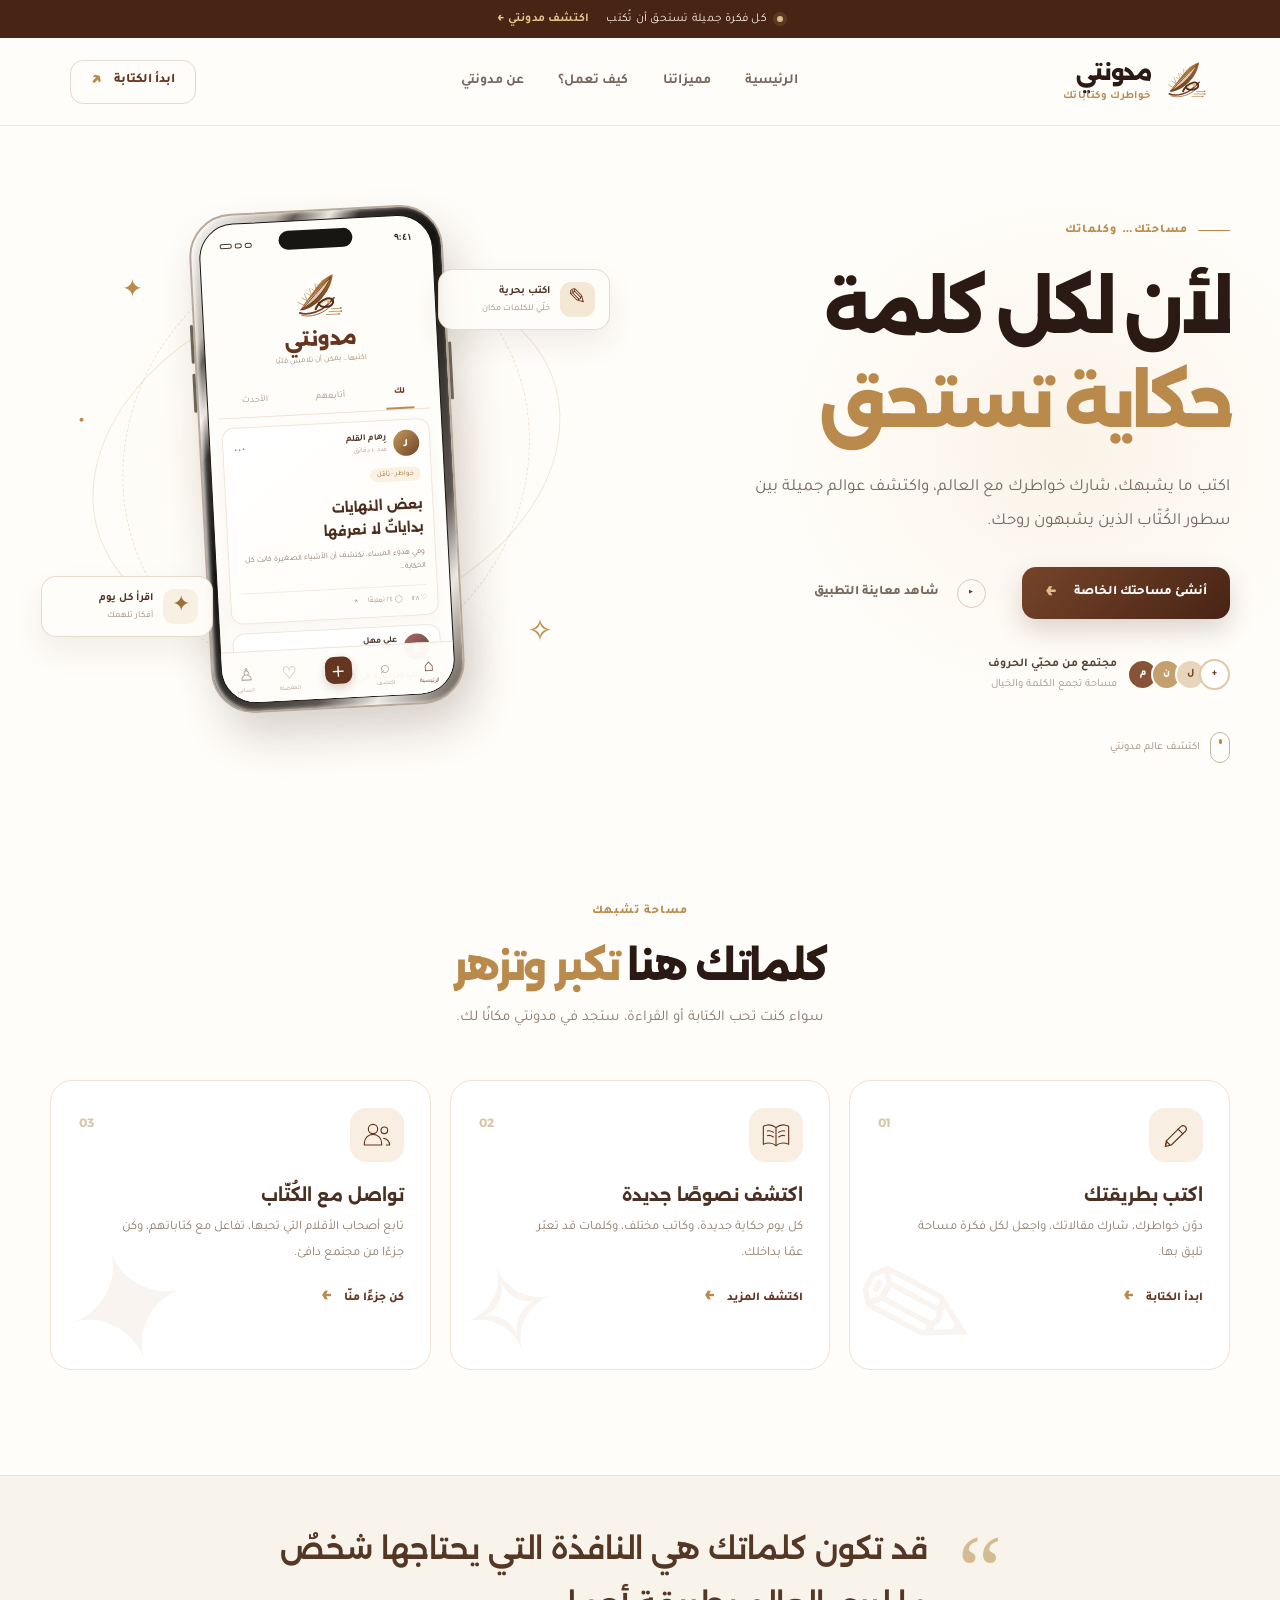
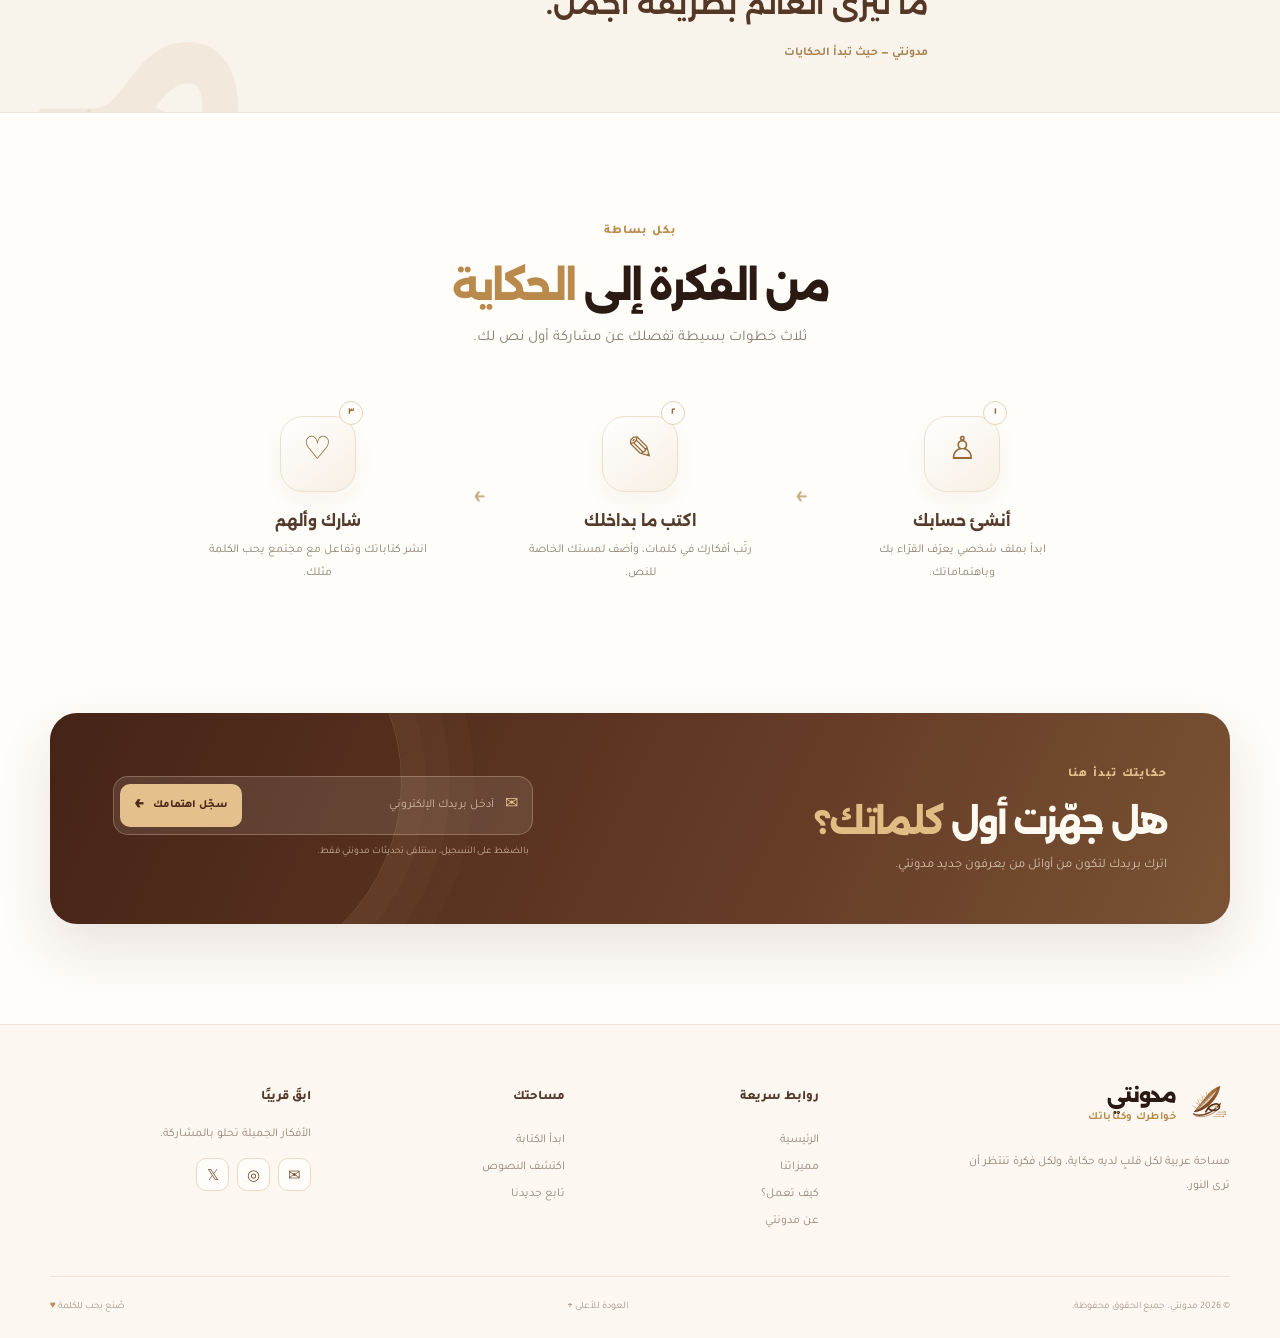
<file: index.html>
<!doctype html>
<html lang="ar" dir="rtl">
<head>
  <meta charset="utf-8">
  <meta name="viewport" content="width=device-width, initial-scale=1">
  <meta name="theme-color" content="#fffdf9">
  <meta name="description" content="مدونتي — مساحتك العربية لكتابة الخواطر والمقالات، ومتابعة الكتّاب واكتشاف نصوص ملهمة كل يوم.">
  <title>مدونتي | خواطرك وكتاباتك</title>
  <link rel="icon" type="image/svg+xml" href="images/logo.svg">
  <link rel="preconnect" href="https://fonts.googleapis.com">
  <link rel="preconnect" href="https://fonts.gstatic.com" crossorigin>
  <link href="https://fonts.googleapis.com/css2?family=Alexandria:wght@400;500;600;700;800&family=Tajawal:wght@400;500;600;700;800&display=swap" rel="stylesheet">
  <link rel="stylesheet" href="css/style.css">
  <script src="js/main.js" defer></script>
</head>
<body>
  <div class="announcement">
    <span class="announcement-dot"></span>
    <span>كل فكرة جميلة تستحق أن تُكتب</span>
    <a href="#features">اكتشف مدونتي <span aria-hidden="true">←</span></a>
  </div>

  <header class="site-header" id="top">
    <a class="brand" href="#top" aria-label="مدونتي - الرئيسية">
      <img src="images/logo.svg" alt="" class="brand-mark">
      <span class="brand-copy"><strong>مدونتي</strong><small>خواطرك وكتاباتك</small></span>
    </a>

    <button class="menu-toggle" type="button" aria-label="فتح القائمة" aria-expanded="false" aria-controls="main-nav">
      <span></span><span></span><span></span>
    </button>

    <nav class="main-nav" id="main-nav" aria-label="القائمة الرئيسية">
      <a class="nav-link active" href="#top">الرئيسية</a>
      <a class="nav-link" href="#features">مميزاتنا</a>
      <a class="nav-link" href="#how-it-works">كيف تعمل؟</a>
      <a class="nav-link" href="#about">عن مدونتي</a>
    </nav>

    <a class="header-cta" href="#join">ابدأ الكتابة <span aria-hidden="true">↗</span></a>
  </header>

  <main>
    <section class="hero section-shell" aria-labelledby="hero-title">
      <div class="hero-copy">
        <div class="eyebrow"><span class="eyebrow-line"></span> مساحتك… وكلماتك</div>
        <h1 id="hero-title">لأن لكل كلمة<br> <span>حكاية تستحق</span></h1>
        <p class="hero-description">اكتب ما يشبهك، شارك خواطرك مع العالم، واكتشف عوالم جميلة بين سطور الكُتّاب الذين يشبهون روحك.</p>
        <div class="hero-actions">
          <a class="button button-primary" href="#join">أنشئ مساحتك الخاصة <span aria-hidden="true">←</span></a>
          <button class="button button-quiet" type="button" data-open-preview><span class="play-icon" aria-hidden="true">▶</span> شاهد معاينة التطبيق</button>
        </div>
        <div class="hero-proof">
          <div class="proof-avatars" aria-hidden="true"><span>م</span><span>ن</span><span>ل</span><span>+</span></div>
          <div><strong>مجتمع من محبّي الحروف</strong><small>مساحة تجمع الكلمة والخيال</small></div>
        </div>
      </div>

      <div class="hero-art" aria-label="معاينة تطبيق مدونتي على الهاتف">
        <div class="art-glow"></div>
        <div class="orbit orbit-one"></div>
        <div class="orbit orbit-two"></div>
        <div class="floating-note note-top"><span class="mini-note-icon">✎</span><span><strong>اكتب بحرية</strong><small>خلّي للكلمات مكان</small></span></div>
        <div class="floating-note note-bottom"><span class="mini-book-icon">✦</span><span><strong>اقرأ كل يوم</strong><small>أفكار تلهمك</small></span></div>
        <div class="phone-shadow"></div>
        <div class="phone-frame">
          <div class="phone-side side-left"></div><div class="phone-side side-right"></div>
          <div class="phone-screen">
            <div class="phone-status"><span>٩:٤١</span><span class="status-icons"><i></i><i></i><i></i></span></div>
            <div class="phone-island"></div>
            <div class="phone-app-head">
              <img src="images/logo.svg" alt="" class="phone-logo">
              <strong>مدونتي</strong>
              <small>اكتبها… يمكن أن تلامس قلبًا</small>
            </div>
            <div class="phone-tabs"><span class="selected">لك</span><span>أتابعهم</span><span>الأحدث</span></div>
            <article class="post-card post-featured">
              <div class="post-author"><span class="author-avatar avatar-gold">ر</span><span><b>رِهام القلم</b><small>منذ ١٠ دقائق</small></span><span class="post-more">•••</span></div>
              <span class="post-category">خواطر · تأمّل</span>
              <h3>بعض النهايات<br>بداياتٌ لا نعرفها</h3>
              <p>وفي هدوء المساء، نكتشف أن الأشياء الصغيرة كانت كل الحكاية…</p>
              <div class="post-meta"><span>♡ ١٢٨</span><span>◯ ٢٤ تعليقًا</span><span>↗</span></div>
            </article>
            <article class="post-card post-secondary">
              <div class="post-author"><span class="author-avatar avatar-rose">ع</span><span><b>على مهل</b><small>منذ ساعة</small></span></div>
              <h4>للقلب طريقته في التذكّر.</h4>
              <div class="post-meta"><span>♡ ٤٦</span><span>◯ ٨</span></div>
            </article>
            <div class="phone-bottom-nav"><span class="bottom-active">⌂<small>الرئيسية</small></span><span>⌕<small>اكتشف</small></span><span class="add-post">＋</span><span>♡<small>المفضلة</small></span><span>♙<small>حسابي</small></span></div>
          </div>
        </div>
        <div class="decor-spark spark-one">✦</div><div class="decor-spark spark-two">✧</div><div class="decor-spark spark-three">·</div>
      </div>

      <a class="scroll-cue" href="#features"><span></span> اكتشف عالم مدونتي</a>
    </section>

    <section class="features section-shell" id="features" aria-labelledby="features-title">
      <div class="section-heading">
        <span class="section-kicker">مساحة تشبهك</span>
        <h2 id="features-title">كلماتك هنا <span>تكبر وتزهر</span></h2>
        <p>سواء كنت تحب الكتابة أو القراءة، ستجد في مدونتي مكانًا لك.</p>
      </div>
      <div class="feature-grid">
        <article class="feature-card feature-write">
          <div class="feature-icon"><svg viewBox="0 0 48 48" aria-hidden="true"><path d="M10 32.5 31.5 11a5 5 0 0 1 7 7L17 39l-9 2z"/><path d="m27 15 7 7M9 33l6 6M8 41l2-8"/></svg></div>
          <span class="feature-number">01</span><h3>اكتب بطريقتك</h3><p>دوّن خواطرك، شارك مقالاتك، واجعل لكل فكرة مساحة تليق بها.</p>
          <a href="#join" aria-label="ابدأ الكتابة">ابدأ الكتابة <span aria-hidden="true">←</span></a>
          <span class="card-decoration decoration-pen">✎</span>
        </article>
        <article class="feature-card feature-read">
          <div class="feature-icon"><svg viewBox="0 0 48 48" aria-hidden="true"><path d="M24 13c-6-5-13-5-19-2v27c7-3 13-3 19 2 6-5 12-5 19-2V11c-6-3-13-3-19 2Z"/><path d="M24 13v27M11 18c3-1 6 0 9 2M11 25c3-1 6 0 9 2M37 18c-3-1-6 0-9 2M37 25c-3-1-6 0-9 2"/></svg></div>
          <span class="feature-number">02</span><h3>اكتشف نصوصًا جديدة</h3><p>كل يوم حكاية جديدة، وكاتب مختلف، وكلمات قد تعبّر عمّا بداخلك.</p>
          <a href="#how-it-works" aria-label="اكتشف كيف تعمل مدونتي">اكتشف المزيد <span aria-hidden="true">←</span></a>
          <span class="card-decoration decoration-book">✧</span>
        </article>
        <article class="feature-card feature-community">
          <div class="feature-icon"><svg viewBox="0 0 48 48" aria-hidden="true"><circle cx="18" cy="15" r="7"/><path d="M5 39v-3a13 13 0 0 1 26 0v3Z"/><circle cx="35" cy="17" r="5"/><path d="M34 29a10 10 0 0 1 9 10h-5"/></svg></div>
          <span class="feature-number">03</span><h3>تواصل مع الكُتّاب</h3><p>تابع أصحاب الأقلام التي تحبها، تفاعل مع كتاباتهم، وكن جزءًا من مجتمع دافئ.</p>
          <a href="#join" aria-label="انضم إلى المجتمع">كن جزءًا منّا <span aria-hidden="true">←</span></a>
          <span class="card-decoration decoration-spark">✦</span>
        </article>
      </div>
    </section>

    <section class="quote-band" id="about">
      <div class="quote-inner section-shell">
        <div class="quote-mark">“</div>
        <div class="quote-content"><p>قد تكون كلماتك هي النافذة التي يحتاجها شخصٌ ما ليرى العالم بطريقة أجمل.</p><span>مدونتي — حيث تبدأ الحكايات</span></div>
        <div class="quote-flourish" aria-hidden="true">مـ</div>
      </div>
    </section>

    <section class="how-section section-shell" id="how-it-works" aria-labelledby="how-title">
      <div class="section-heading">
        <span class="section-kicker">بكل بساطة</span>
        <h2 id="how-title">من الفكرة إلى <span>الحكاية</span></h2>
        <p>ثلاث خطوات بسيطة تفصلك عن مشاركة أول نص لك.</p>
      </div>
      <div class="steps-grid">
        <div class="step"><span class="step-count">١</span><div class="step-icon">♙</div><h3>أنشئ حسابك</h3><p>ابدأ بملف شخصي يعرّف القرّاء بك وباهتماماتك.</p></div>
        <div class="step-connector" aria-hidden="true">←</div>
        <div class="step"><span class="step-count">٢</span><div class="step-icon">✎</div><h3>اكتب ما بداخلك</h3><p>رتّب أفكارك في كلمات، وأضف لمستك الخاصة للنص.</p></div>
        <div class="step-connector" aria-hidden="true">←</div>
        <div class="step"><span class="step-count">٣</span><div class="step-icon">♡</div><h3>شارك وألهم</h3><p>انشر كتاباتك وتفاعل مع مجتمع يحب الكلمة مثلك.</p></div>
      </div>
    </section>

    <section class="join-section section-shell" id="join" aria-labelledby="join-title">
      <div class="join-card">
        <div class="join-pattern" aria-hidden="true"></div>
        <div class="join-copy">
          <span class="section-kicker">حكايتك تبدأ هنا</span>
          <h2 id="join-title">هل جهّزت أول <span>كلماتك؟</span></h2>
          <p>اترك بريدك لتكون من أوائل من يعرفون جديد مدونتي.</p>
        </div>
        <form class="join-form" id="join-form" novalidate>
          <label class="visually-hidden" for="email-input">بريدك الإلكتروني</label>
          <div class="email-field"><span aria-hidden="true">✉</span><input id="email-input" name="email" type="email" placeholder="أدخل بريدك الإلكتروني" autocomplete="email" required><button type="submit">سجّل اهتمامك <span aria-hidden="true">←</span></button></div>
          <p class="form-note">بالضغط على التسجيل، ستتلقى تحديثات مدونتي فقط.</p>
        </form>
      </div>
    </section>
  </main>

  <footer class="site-footer">
    <div class="footer-main section-shell">
      <div class="footer-brand-block">
        <a class="brand footer-brand" href="#top"><img src="images/logo.svg" alt="" class="brand-mark"><span class="brand-copy"><strong>مدونتي</strong><small>خواطرك وكتاباتك</small></span></a>
        <p>مساحة عربية لكل قلبٍ لديه حكاية، ولكل فكرة تنتظر أن ترى النور.</p>
      </div>
      <div class="footer-links"><h3>روابط سريعة</h3><a href="#top">الرئيسية</a><a href="#features">مميزاتنا</a><a href="#how-it-works">كيف تعمل؟</a><a href="#about">عن مدونتي</a></div>
      <div class="footer-links"><h3>مساحتك</h3><a href="#join">ابدأ الكتابة</a><a href="#features">اكتشف النصوص</a><a href="#join">تابع جديدنا</a></div>
      <div class="footer-social"><h3>ابقَ قريبًا</h3><p>الأفكار الجميلة تحلو بالمشاركة.</p><div class="social-links"><a href="#join" aria-label="البريد الإلكتروني">✉</a><a href="#join" aria-label="انستغرام">◎</a><a href="#join" aria-label="إكس">𝕏</a></div></div>
    </div>
    <div class="footer-bottom section-shell"><span>© <span id="current-year">2026</span> مدونتي. جميع الحقوق محفوظة.</span><a href="#top">العودة للأعلى ↑</a><span class="footer-made">صُنع بحب للكلمة <b>♥</b></span></div>
  </footer>

  <div class="toast" id="toast" role="status" aria-live="polite"><span class="toast-check">✓</span><span id="toast-message">تم بنجاح</span></div>

  <dialog class="preview-dialog" id="preview-dialog" aria-labelledby="preview-title">
    <button class="dialog-close" type="button" aria-label="إغلاق المعاينة" data-close-preview>×</button>
    <img src="images/logo.svg" alt="" class="dialog-logo">
    <span class="section-kicker">قريبًا بين يديك</span>
    <h2 id="preview-title">مدونتي في جيبك</h2>
    <p>اكتب خواطرك، تابع الكُتّاب، واحفظ النصوص التي تحبها في تجربة عربية أنيقة.</p>
    <div class="dialog-feature-list"><span>✦ مساحة للكتابة</span><span>✦ مكتبة نصوص متجددة</span><span>✦ مجتمع محب للكلمات</span></div>
    <a href="#join" class="button button-primary dialog-join" data-close-preview-link>أخبرني عند الإطلاق <span aria-hidden="true">←</span></a>
  </dialog>
</body>
</html>
</file>
<file: css/style.css>
:root {
  --ink: #2b1a14;
  --ink-soft: #5f4b40;
  --brown: #64351f;
  --brown-deep: #482415;
  --gold: #b98a4c;
  --gold-light: #ddbd87;
  --cream: #fffdf9;
  --paper: #f8f3eb;
  --line: #e8ddd0;
  --white: #fff;
  --shadow: 0 28px 80px rgba(72, 36, 21, .12);
  --radius: 26px;
}

* { box-sizing: border-box; }
html { scroll-behavior: smooth; scroll-padding-top: 100px; }
body { margin: 0; color: var(--ink); background: var(--cream); font-family: "Tajawal", "Alexandria", Tahoma, sans-serif; font-size: 16px; line-height: 1.75; -webkit-font-smoothing: antialiased; }
a { color: inherit; text-decoration: none; }
button, input { font: inherit; }
button, a { -webkit-tap-highlight-color: transparent; }
button:focus-visible, a:focus-visible, input:focus-visible { outline: 3px solid rgba(185, 138, 76, .62); outline-offset: 4px; }
::selection { color: var(--white); background: var(--brown); }

.announcement { min-height: 38px; padding: 5px 24px; display: flex; justify-content: center; align-items: center; gap: 10px; color: #f9efe3; background: var(--brown-deep); font-size: 12px; letter-spacing: .02em; }
.announcement a { color: #e6c48f; margin-right: 7px; font-weight: 700; transition: color .2s ease; }
.announcement a:hover { color: white; }
.announcement-dot { width: 6px; height: 6px; border-radius: 50%; background: var(--gold-light); box-shadow: 0 0 0 4px rgba(221, 189, 135, .13); }

.site-header { position: sticky; top: 0; z-index: 50; min-height: 88px; padding: 0 clamp(22px, 5.5vw, 88px); display: flex; align-items: center; justify-content: space-between; gap: 30px; background: rgba(255, 253, 249, .93); border-bottom: 1px solid rgba(232, 221, 208, .68); backdrop-filter: blur(18px); }
.brand { display: inline-flex; align-items: center; gap: 11px; flex-shrink: 0; }
.brand-mark { width: 48px; height: 48px; object-fit: contain; }
.brand-copy { display: flex; flex-direction: column; line-height: 1.23; }
.brand-copy strong { font-family: "Alexandria", "Tajawal", sans-serif; font-size: 22px; font-weight: 800; letter-spacing: -.06em; }
.brand-copy small { margin-top: 4px; color: var(--gold); font-size: 11px; font-weight: 700; letter-spacing: .035em; }
.main-nav { display: flex; align-items: center; justify-content: center; gap: clamp(16px, 2.7vw, 38px); }
.nav-link { position: relative; padding: 12px 0; color: #75655a; font-size: 14px; font-weight: 600; transition: color .2s ease; }
.nav-link::after { position: absolute; content: ""; right: 0; bottom: 4px; width: 0; height: 2px; background: var(--gold); border-radius: 9px; transition: width .25s ease; }
.nav-link:hover, .nav-link.active { color: var(--brown); }
.nav-link:hover::after, .nav-link.active::after { width: 22px; }
.header-cta { display: inline-flex; align-items: center; justify-content: center; gap: 12px; min-height: 44px; padding: 0 20px; border: 1px solid rgba(100, 53, 31, .18); border-radius: 13px; color: var(--brown); font-size: 13px; font-weight: 800; transition: background .2s, color .2s, transform .2s; }
.header-cta:hover { transform: translateY(-2px); color: #fff; background: var(--brown); }
.header-cta span { color: var(--gold); font-size: 18px; }
.menu-toggle { display: none; }

.section-shell { width: min(1180px, calc(100% - 56px)); margin-inline: auto; }
.hero { position: relative; min-height: 665px; padding-top: 76px; padding-bottom: 76px; display: grid; grid-template-columns: 1.04fr .96fr; align-items: center; gap: 28px; isolation: isolate; }
.hero::before { position: absolute; z-index: -2; content: ""; width: 48%; height: 75%; right: -10%; top: 11%; border-radius: 50%; background: radial-gradient(ellipse, rgba(235, 213, 180, .25), rgba(255, 253, 249, 0) 70%); }
.hero-copy { position: relative; z-index: 2; padding: 12px 0 20px; }
.eyebrow, .section-kicker { display: inline-flex; align-items: center; gap: 10px; color: var(--gold); font-size: 12px; font-weight: 800; letter-spacing: .1em; }
.eyebrow { margin-bottom: 21px; }
.eyebrow-line { display: inline-block; width: 32px; height: 1px; background: var(--gold); }
.hero h1 { margin: 0; color: var(--ink); font-family: "Alexandria", "Tajawal", sans-serif; font-size: clamp(42px, 5.3vw, 70px); line-height: 1.39; font-weight: 800; letter-spacing: -.07em; }
.hero h1 span, .section-heading h2 span, .join-copy h2 span { color: var(--gold); }
.hero-description { max-width: 485px; margin: 21px 0 28px; color: #77675c; font-size: clamp(15px, 1.5vw, 17px); line-height: 2; }
.hero-actions { display: flex; flex-wrap: wrap; align-items: center; gap: 13px; }
.button { min-height: 52px; display: inline-flex; align-items: center; justify-content: center; gap: 18px; padding: 0 23px; border: 0; border-radius: 14px; cursor: pointer; font-weight: 800; font-size: 13px; transition: transform .25s ease, box-shadow .25s ease, background .25s ease; }
.button:hover { transform: translateY(-3px); }
.button-primary { color: #fffdf9; background: linear-gradient(135deg, #76442a, #482415); box-shadow: 0 11px 26px rgba(72, 36, 21, .18); }
.button-primary:hover { box-shadow: 0 16px 34px rgba(72, 36, 21, .25); }
.button-primary > span { color: var(--gold-light); font-size: 19px; }
.button-quiet { color: #79685c; background: transparent; }
.button-quiet:hover { background: #f5eee4; }
.play-icon { width: 29px; height: 29px; display: grid; place-items: center; padding-right: 2px; border: 1px solid #dbcab4; border-radius: 50%; color: var(--brown); font-size: 9px; }
.hero-proof { display: flex; align-items: center; gap: 13px; margin-top: 35px; }
.proof-avatars { display: flex; align-items: center; direction: ltr; padding-left: 4px; }
.proof-avatars span { width: 31px; height: 31px; display: grid; place-items: center; margin-left: -7px; border: 2px solid var(--cream); border-radius: 50%; color: #fff; background: #865337; font-size: 10px; font-weight: 800; }
.proof-avatars span:nth-child(2) { background: #c5a06f; }
.proof-avatars span:nth-child(3) { color: #75462b; background: #e8d5bc; }
.proof-avatars span:nth-child(4) { color: var(--brown); background: #fff; border-color: #dfc8a6; }
.hero-proof strong, .hero-proof small { display: block; }
.hero-proof strong { color: #534136; font-size: 12px; }
.hero-proof small { color: #a09285; font-size: 11px; }

.hero-art { position: relative; min-height: 505px; display: grid; place-items: center; isolation: isolate; }
.art-glow { position: absolute; z-index: -3; width: 78%; aspect-ratio: 1; border-radius: 50%; background: radial-gradient(circle, rgba(232, 211, 176, .39), rgba(250, 244, 232, .16) 52%, transparent 72%); }
.orbit { position: absolute; z-index: -2; border: 1px solid rgba(185, 138, 76, .2); border-radius: 50%; transform: rotate(-19deg); }
.orbit-one { width: 87%; height: 67%; }
.orbit-two { width: 72%; height: 87%; transform: rotate(28deg); border-style: dashed; border-color: rgba(185, 138, 76, .23); }
.phone-shadow { position: absolute; width: 48%; height: 8%; left: 28%; bottom: 8%; border-radius: 50%; background: rgba(61, 34, 22, .16); filter: blur(22px); }
.phone-frame { position: relative; z-index: 2; width: 254px; height: 500px; padding: 8px; border: 2px solid #b7a99b; border-radius: 43px; background: linear-gradient(125deg, #fff, #bbb1a6 15%, #615a54 18%, #ede7e0 24%, #38322f 29%, #151311 44%, #5c554f 75%, #eee9e3 85%, #534a43); box-shadow: 10px 25px 43px rgba(69, 44, 30, .2), inset 2px 0 4px rgba(255,255,255,.85); transform: rotate(-3deg); }
.phone-side { position: absolute; width: 3px; border-radius: 4px; background: #6e6359; }
.side-left { height: 39px; left: -5px; top: 107px; box-shadow: 0 49px 0 #6e6359; }
.side-right { height: 58px; right: -5px; top: 137px; }
.phone-screen { position: relative; height: 100%; overflow: hidden; padding: 13px 12px 10px; border: 1px solid #171514; border-radius: 35px; background: #fffdf9; }
.phone-status { display: flex; justify-content: space-between; align-items: center; padding: 1px 8px 0; color: #2c2520; font-family: Arial, sans-serif; font-size: 9px; font-weight: 700; }
.status-icons { display: flex; gap: 3px; align-items: center; }
.status-icons i { display: block; width: 7px; height: 5px; border: 1px solid #43372d; border-radius: 2px; }
.status-icons i:last-child { width: 12px; border-radius: 2px; }
.phone-island { position: absolute; top: 9px; left: 50%; width: 74px; height: 19px; border-radius: 14px; background: #171615; transform: translateX(-50%); }
.phone-app-head { display: flex; flex-direction: column; align-items: center; margin-top: 20px; line-height: 1.35; }
.phone-logo { width: 56px; height: 56px; }
.phone-app-head strong { margin-top: 0; color: var(--brown); font-family: "Alexandria", "Tajawal", sans-serif; font-size: 19px; font-weight: 800; }
.phone-app-head small { margin-top: 4px; color: #a08a76; font-size: 8px; }
.phone-tabs { display: flex; align-items: center; justify-content: space-around; margin: 15px -2px 9px; border-bottom: 1px solid #eee3d6; color: #a18e7c; font-size: 9px; }
.phone-tabs span { padding: 7px 8px; }
.phone-tabs .selected { color: var(--brown); border-bottom: 2px solid var(--gold); font-weight: 800; }
.post-card { position: relative; padding: 10px; border: 1px solid #f0e6da; border-radius: 12px; background: #fff; box-shadow: 0 4px 12px rgba(75, 46, 29, .035); }
.post-featured { background: linear-gradient(145deg, #fff 0%, #fffdf8 100%); }
.post-author { display: flex; align-items: center; gap: 7px; }
.author-avatar { width: 26px; height: 26px; display: grid; place-items: center; flex-shrink: 0; border-radius: 50%; color: #fff; font-size: 11px; font-weight: 800; }
.avatar-gold { background: linear-gradient(135deg, #c29a5c, #6f4228); }
.avatar-rose { background: linear-gradient(135deg, #a96b65, #633d3a); }
.post-author b, .post-author small { display: block; }
.post-author b { color: #4c3529; font-size: 9px; line-height: 1.4; }
.post-author small { color: #b0a194; font-size: 7px; }
.post-more { margin-right: auto; color: #9a8a7c; font-size: 12px; letter-spacing: 1px; }
.post-category { display: inline-block; margin-top: 11px; padding: 1px 7px; border-radius: 20px; color: #9c713a; background: #faf1e2; font-size: 7px; }
.post-card h3 { margin: 6px 0; color: #4c2c1d; font-family: "Alexandria", "Tajawal", sans-serif; font-size: 13px; line-height: 1.8; font-weight: 700; }
.post-card p { margin: 0; color: #8c796a; font-size: 8px; line-height: 1.8; }
.post-meta { display: flex; gap: 10px; align-items: center; margin-top: 10px; padding-top: 7px; border-top: 1px solid #f4ece3; color: #a18f7e; font-size: 7px; }
.post-secondary { margin-top: 9px; padding: 8px 10px; }
.post-secondary h4 { margin: 8px 0 0; color: #624b3b; font-size: 10px; }
.post-secondary .post-meta { margin-top: 7px; }
.phone-bottom-nav { position: absolute; right: 0; bottom: 0; left: 0; display: flex; align-items: center; justify-content: space-around; min-height: 51px; padding: 5px 3px 1px; border-top: 1px solid #eee4d9; background: rgba(255,253,249,.97); color: #ad9c8b; }
.phone-bottom-nav > span { display: flex; flex-direction: column; align-items: center; font-family: Arial, sans-serif; font-size: 17px; line-height: 1; }
.phone-bottom-nav small { margin-top: 4px; font-family: "Tajawal", sans-serif; font-size: 6px; }
.phone-bottom-nav .bottom-active { color: var(--brown); }
.phone-bottom-nav .add-post { width: 27px; height: 27px; display: grid; place-items: center; margin-top: -9px; border-radius: 9px; color: #fff; background: var(--brown); font-size: 21px; box-shadow: 0 4px 10px rgba(72,36,21,.2); }
.floating-note { position: absolute; z-index: 4; display: flex; align-items: center; gap: 10px; min-width: 172px; padding: 12px 14px; border: 1px solid rgba(223, 206, 183, .75); border-radius: 15px; background: rgba(255, 253, 249, .93); box-shadow: 0 14px 30px rgba(75, 46, 29, .08); backdrop-filter: blur(10px); }
.floating-note strong, .floating-note small { display: block; }
.floating-note strong { color: #4d3021; font-size: 11px; }
.floating-note small { color: #9b8979; font-size: 9px; }
.note-top { top: 63px; right: -7px; }
.note-bottom { bottom: 74px; left: -9px; }
.mini-note-icon, .mini-book-icon { width: 35px; height: 35px; display: grid; place-items: center; border-radius: 11px; color: var(--brown); background: #f4e7d3; font-size: 22px; }
.mini-book-icon { color: #9b703d; background: #f8f0e2; }
.decor-spark { position: absolute; color: var(--gold); }
.spark-one { top: 66px; left: 13%; font-size: 25px; }
.spark-two { right: 9%; bottom: 47px; font-size: 31px; }
.spark-three { top: 37%; left: 5%; font-size: 40px; }
.scroll-cue { position: absolute; right: 0; bottom: 28px; display: inline-flex; align-items: center; gap: 10px; color: #9b8b7c; font-size: 11px; }
.scroll-cue span { width: 20px; height: 31px; display: inline-block; border: 1px solid #c9b49a; border-radius: 12px; }
.scroll-cue span::before { display: block; content: ""; width: 3px; height: 5px; margin: 6px auto; border-radius: 4px; background: var(--gold); animation: scroll-wheel 1.5s ease-in-out infinite; }
@keyframes scroll-wheel { 0%, 100% { transform: translateY(0); opacity: 1; } 70% { transform: translateY(6px); opacity: .25; } }

.features { padding-top: 106px; padding-bottom: 105px; }
.section-heading { max-width: 600px; margin: 0 auto 48px; text-align: center; }
.section-heading h2, .join-copy h2 { margin: 10px 0 8px; font-family: "Alexandria", "Tajawal", sans-serif; font-size: clamp(27px, 3.1vw, 39px); line-height: 1.6; font-weight: 800; letter-spacing: -.055em; }
.section-heading p { margin: 0; color: #8b7b6e; font-size: 15px; }
.feature-grid { display: grid; grid-template-columns: repeat(3, minmax(0, 1fr)); gap: 19px; }
.feature-card { position: relative; min-height: 290px; overflow: hidden; padding: 27px 26px 25px; border: 1px solid #eee3d5; border-radius: 22px; background: #fff; transition: transform .3s ease, box-shadow .3s ease, border-color .3s ease; }
.feature-card:hover { transform: translateY(-7px); border-color: #ddc6a2; box-shadow: 0 22px 45px rgba(72, 36, 21, .07); }
.feature-icon { width: 54px; height: 54px; display: grid; place-items: center; border-radius: 16px; color: var(--brown); background: #f8efe2; }
.feature-icon svg { width: 32px; height: 32px; fill: none; stroke: currentColor; stroke-width: 1.7; stroke-linecap: round; stroke-linejoin: round; }
.feature-number { position: absolute; top: 31px; left: 28px; color: #d9c5aa; font-family: "Alexandria", sans-serif; font-size: 12px; font-weight: 700; }
.feature-card h3 { position: relative; z-index: 1; margin: 19px 0 5px; color: #493023; font-family: "Alexandria", "Tajawal", sans-serif; font-size: 17px; font-weight: 700; }
.feature-card p { position: relative; z-index: 1; max-width: 285px; min-height: 51px; margin: 0 0 16px; color: #8e7c6d; font-size: 13px; line-height: 1.95; }
.feature-card > a { position: relative; z-index: 1; display: inline-flex; align-items: center; gap: 12px; color: var(--brown); font-size: 12px; font-weight: 800; }
.feature-card > a span { color: var(--gold); font-size: 18px; transition: transform .2s ease; }
.feature-card > a:hover span { transform: translateX(-4px); }
.card-decoration { position: absolute; left: 16px; bottom: -39px; color: rgba(185, 138, 76, .09); font-size: 140px; line-height: 1; transform: rotate(-17deg); }
.decoration-book { font-size: 120px; bottom: -25px; }
.decoration-spark { left: 22px; bottom: -46px; font-size: 154px; }

.quote-band { overflow: hidden; background: var(--paper); border-top: 1px solid #f0e6d9; border-bottom: 1px solid #f0e6d9; }
.quote-inner { position: relative; min-height: 215px; display: flex; align-items: center; justify-content: center; gap: 30px; padding-block: 45px; }
.quote-mark { align-self: flex-start; color: #d5bb91; font-family: Georgia, serif; font-size: 100px; line-height: 1; }
.quote-content { max-width: 650px; }
.quote-content p { margin: 0; color: #553725; font-family: "Alexandria", "Tajawal", sans-serif; font-size: clamp(19px, 2.6vw, 29px); font-weight: 600; line-height: 1.9; }
.quote-content span { display: inline-block; margin-top: 12px; color: #a78350; font-size: 12px; font-weight: 700; }
.quote-flourish { position: absolute; left: -9px; bottom: -67px; color: rgba(185, 138, 76, .09); font-family: "Alexandria", sans-serif; font-size: 205px; font-weight: 800; line-height: 1; }

.how-section { padding-top: 104px; padding-bottom: 107px; }
.how-section .section-heading { margin-bottom: 43px; }
.steps-grid { display: grid; grid-template-columns: 1fr 42px 1fr 42px 1fr; align-items: center; max-width: 925px; margin: auto; }
.step { position: relative; display: flex; flex-direction: column; align-items: center; padding: 22px 15px; text-align: center; }
.step-count { position: absolute; top: 7px; right: calc(50% - 45px); width: 24px; height: 24px; display: grid; place-items: center; border: 1px solid #e5d4bb; border-radius: 50%; color: #966b39; background: var(--cream); font-size: 10px; font-weight: 800; }
.step-icon { width: 76px; height: 76px; display: grid; place-items: center; border: 1px solid #ecdfcd; border-radius: 23px; color: #966b39; background: linear-gradient(145deg, #fff, #f7efe3); box-shadow: 0 9px 22px rgba(72, 36, 21, .045); font-size: 32px; }
.step h3 { margin: 16px 0 4px; color: #553b2b; font-family: "Alexandria", "Tajawal", sans-serif; font-size: 15px; }
.step p { max-width: 230px; margin: 0; color: #928171; font-size: 12px; line-height: 1.9; }
.step-connector { color: #c9ad83; text-align: center; font-size: 24px; }

.join-section { padding-top: 0; padding-bottom: 100px; }
.join-card { position: relative; overflow: hidden; display: flex; align-items: center; justify-content: space-between; gap: 35px; padding: 47px clamp(25px, 5vw, 63px); border-radius: 27px; color: #fffaf1; background: linear-gradient(115deg, #452316, #673d27 64%, #795334); box-shadow: 0 24px 55px rgba(72, 36, 21, .12); }
.join-pattern { position: absolute; left: -48px; top: -131px; width: 400px; height: 400px; border: 1px solid rgba(236, 208, 164, .16); border-radius: 50%; box-shadow: 0 0 0 24px rgba(236,208,164,.025), 0 0 0 48px rgba(236,208,164,.025), 0 0 0 72px rgba(236,208,164,.025); pointer-events: none; }
.join-copy, .join-form { position: relative; z-index: 1; }
.join-copy .section-kicker { color: #e6c38e; }
.join-copy h2 { margin: 7px 0 5px; color: #fffaf1; font-size: clamp(24px, 2.7vw, 34px); }
.join-copy h2 span { color: #e2bd83; }
.join-copy p { margin: 0; color: #d3bfae; font-size: 13px; }
.join-form { width: min(420px, 47%); flex-shrink: 0; }
.email-field { min-height: 59px; display: flex; align-items: center; gap: 9px; padding: 6px; border: 1px solid rgba(246, 222, 188, .28); border-radius: 15px; background: rgba(255, 250, 241, .1); }
.email-field > span { padding-right: 8px; color: #e7c48e; }
.email-field input { width: 100%; min-width: 0; color: #fffaf1; border: 0; outline: 0; background: transparent; font-size: 12px; }
.email-field input::placeholder { color: #d0b8a3; }
.email-field button { min-height: 43px; flex-shrink: 0; display: inline-flex; align-items: center; justify-content: center; gap: 9px; padding: 0 14px; border: 0; border-radius: 10px; color: #4d2a18; background: #e4c18c; cursor: pointer; font-size: 11px; font-weight: 800; transition: background .2s, transform .2s; }
.email-field button:hover { transform: translateY(-1px); background: #f3d5a6; }
.email-field button span { font-size: 17px; }
.form-note { margin: 9px 4px 0; color: #c5ac97; font-size: 10px; }

.site-footer { background: #fcf8f1; border-top: 1px solid #eee3d5; }
.footer-main { display: grid; grid-template-columns: 1.4fr .8fr .8fr 1fr; gap: 45px; padding-top: 57px; padding-bottom: 44px; }
.footer-brand .brand-mark { width: 43px; height: 43px; }
.footer-brand .brand-copy strong { font-size: 20px; }
.footer-brand-block > p { max-width: 265px; margin: 13px 0 0; color: #968477; font-size: 12px; line-height: 2; }
.footer-links h3, .footer-social h3 { margin: 5px 0 14px; color: #54382a; font-size: 13px; font-weight: 800; }
.footer-links { display: flex; flex-direction: column; align-items: flex-start; gap: 6px; }
.footer-links a { color: #978678; font-size: 12px; transition: color .2s; }
.footer-links a:hover { color: var(--brown); }
.footer-social p { margin: 0 0 13px; color: #978678; font-size: 12px; }
.social-links { display: flex; gap: 8px; }
.social-links a { width: 33px; height: 33px; display: grid; place-items: center; border: 1px solid #e8d9c5; border-radius: 10px; color: #7b5133; background: #fffdf9; font-family: Arial, sans-serif; font-size: 15px; transition: color .2s, background .2s; }
.social-links a:hover { color: #fff; background: var(--brown); }
.footer-bottom { min-height: 62px; display: flex; justify-content: space-between; align-items: center; gap: 15px; border-top: 1px solid #eee3d5; color: #aa9a8c; font-size: 10px; }
.footer-bottom a { transition: color .2s; }
.footer-bottom a:hover { color: var(--brown); }
.footer-made b { color: #bd8a53; }

.toast { position: fixed; z-index: 100; right: 50%; bottom: 24px; display: flex; align-items: center; gap: 10px; max-width: calc(100vw - 28px); padding: 13px 20px; border: 1px solid rgba(255,255,255,.08); border-radius: 14px; color: white; background: #3e281c; box-shadow: 0 15px 40px rgba(30, 18, 12, .22); font-size: 13px; opacity: 0; pointer-events: none; transform: translate(50%, 20px); transition: opacity .25s, transform .25s; }
.toast.is-visible { opacity: 1; transform: translate(50%, 0); }
.toast-check { width: 23px; height: 23px; display: grid; place-items: center; border-radius: 50%; color: #3e281c; background: #e3c18d; font-weight: 800; }
.preview-dialog { width: min(435px, calc(100% - 30px)); padding: 37px 32px 31px; border: 1px solid #e8d8c3; border-radius: 24px; color: var(--ink); background: var(--cream); box-shadow: 0 30px 100px rgba(40, 20, 10, .22); text-align: center; }
.preview-dialog::backdrop { background: rgba(39, 23, 15, .55); backdrop-filter: blur(5px); }
.dialog-close { position: absolute; top: 13px; left: 15px; width: 32px; height: 32px; border: 1px solid #e8d9c7; border-radius: 50%; color: #755541; background: #fff; cursor: pointer; font-size: 23px; line-height: 1; }
.dialog-logo { width: 69px; height: 69px; display: block; margin: 0 auto 8px; }
.preview-dialog h2 { margin: 4px 0 9px; color: var(--brown); font-family: "Alexandria", "Tajawal", sans-serif; font-size: 24px; }
.preview-dialog > p { margin: 0 auto; max-width: 320px; color: #8e7b6d; font-size: 13px; line-height: 2; }
.dialog-feature-list { display: grid; gap: 7px; margin: 20px 0 23px; padding: 15px; border-radius: 13px; color: #765136; background: #f7efe3; font-size: 12px; text-align: right; }
.dialog-join { min-height: 47px; }
.visually-hidden { position: absolute; width: 1px; height: 1px; padding: 0; margin: -1px; overflow: hidden; clip: rect(0,0,0,0); white-space: nowrap; border: 0; }

@media (max-width: 980px) {
  .site-header { padding-inline: 28px; gap: 18px; }
  .main-nav { gap: 18px; }
  .nav-link { font-size: 12px; }
  .header-cta { padding-inline: 14px; }
  .hero { min-height: 610px; gap: 6px; }
  .hero-art { transform: scale(.92); transform-origin: center; }
  .hero h1 { font-size: clamp(38px, 5.4vw, 56px); }
  .note-top { right: -1px; }
  .note-bottom { left: -2px; }
  .footer-main { gap: 25px; }
  .join-card { gap: 25px; }
}

@media (max-width: 760px) {
  html { scroll-padding-top: 76px; }
  .announcement { min-height: 34px; gap: 7px; padding-inline: 10px; font-size: 10px; }
  .site-header { min-height: 74px; padding-inline: 20px; }
  .brand { gap: 7px; }
  .brand-mark { width: 42px; height: 42px; }
  .brand-copy strong { font-size: 19px; }
  .brand-copy small { font-size: 9px; }
  .menu-toggle { width: 41px; height: 41px; display: flex; flex-direction: column; align-items: center; justify-content: center; gap: 5px; margin-right: auto; padding: 0; border: 1px solid #eadfce; border-radius: 12px; background: #fff; cursor: pointer; }
  .menu-toggle span { width: 17px; height: 2px; border-radius: 5px; background: var(--brown); transition: transform .2s, opacity .2s; }
  .menu-toggle[aria-expanded="true"] span:first-child { transform: translateY(7px) rotate(45deg); }
  .menu-toggle[aria-expanded="true"] span:nth-child(2) { opacity: 0; }
  .menu-toggle[aria-expanded="true"] span:last-child { transform: translateY(-7px) rotate(-45deg); }
  .main-nav { position: absolute; top: calc(100% + 1px); right: 0; left: 0; display: flex; flex-direction: column; align-items: stretch; gap: 0; padding: 8px 21px 16px; border-bottom: 1px solid #e9ddce; background: rgba(255,253,249,.98); box-shadow: 0 15px 25px rgba(72,36,21,.06); opacity: 0; visibility: hidden; transform: translateY(-8px); transition: opacity .2s, visibility .2s, transform .2s; }
  .main-nav.is-open { opacity: 1; visibility: visible; transform: translateY(0); }
  .nav-link { padding: 11px 4px; border-bottom: 1px solid #f3eadf; font-size: 13px; }
  .nav-link::after { display: none; }
  .header-cta { min-height: 40px; gap: 6px; padding-inline: 11px; border-radius: 11px; font-size: 11px; }
  .section-shell { width: min(100% - 36px, 540px); }
  .hero { grid-template-columns: 1fr; gap: 0; padding-top: 43px; padding-bottom: 68px; }
  .hero-copy { padding: 0; text-align: center; }
  .eyebrow { justify-content: center; margin-bottom: 14px; font-size: 10px; }
  .hero h1 { font-size: clamp(39px, 10vw, 54px); line-height: 1.44; }
  .hero-description { max-width: 440px; margin: 14px auto 20px; font-size: 14px; line-height: 2; }
  .hero-actions { justify-content: center; gap: 5px; }
  .button { min-height: 48px; gap: 10px; padding-inline: 15px; font-size: 11px; }
  .button-quiet { padding-inline: 10px; }
  .play-icon { width: 25px; height: 25px; }
  .hero-proof { justify-content: center; margin-top: 22px; }
  .hero-proof strong { font-size: 11px; }
  .hero-proof small { font-size: 10px; }
  .hero-art { min-height: 487px; margin-top: 17px; transform: scale(.9); transform-origin: top center; margin-bottom: -45px; }
  .phone-frame { width: 245px; height: 480px; }
  .note-top { top: 55px; right: -12px; }
  .note-bottom { bottom: 62px; left: -7px; }
  .floating-note { min-width: 159px; padding: 10px 11px; }
  .mini-note-icon, .mini-book-icon { width: 31px; height: 31px; }
  .scroll-cue { right: 50%; bottom: 15px; white-space: nowrap; transform: translateX(50%); }
  .features { padding-top: 76px; padding-bottom: 75px; }
  .section-heading { margin-bottom: 30px; }
  .section-heading h2, .join-copy h2 { font-size: clamp(25px, 6.5vw, 33px); }
  .section-heading p { font-size: 13px; }
  .feature-grid { grid-template-columns: 1fr; gap: 13px; }
  .feature-card { min-height: 0; padding: 22px 22px 21px; }
  .feature-card p { min-height: 0; max-width: 340px; }
  .feature-number { top: 27px; left: 24px; }
  .feature-card h3 { margin-top: 14px; }
  .card-decoration { left: 5px; font-size: 115px; }
  .decoration-book { font-size: 105px; }
  .quote-inner { min-height: 190px; justify-content: flex-start; gap: 15px; padding-block: 36px; }
  .quote-mark { font-size: 75px; }
  .quote-content p { font-size: clamp(17px, 4.7vw, 23px); }
  .quote-content span { font-size: 11px; }
  .quote-flourish { left: -22px; bottom: -48px; font-size: 160px; }
  .how-section { padding-top: 75px; padding-bottom: 78px; }
  .steps-grid { grid-template-columns: 1fr; gap: 0; max-width: 390px; }
  .step { padding: 14px 12px 18px; }
  .step-count { top: 4px; right: calc(50% - 43px); }
  .step-icon { width: 64px; height: 64px; border-radius: 20px; font-size: 27px; }
  .step h3 { margin-top: 11px; }
  .step-connector { height: 20px; transform: rotate(-90deg); font-size: 18px; }
  .join-section { padding-bottom: 72px; }
  .join-card { flex-direction: column; align-items: stretch; gap: 23px; padding: 31px 22px; border-radius: 22px; }
  .join-copy { text-align: center; }
  .join-copy h2 { line-height: 1.7; }
  .join-copy p { font-size: 12px; }
  .join-form { width: 100%; }
  .email-field { min-height: 55px; gap: 5px; }
  .email-field input { font-size: 11px; }
  .email-field button { gap: 5px; padding-inline: 10px; font-size: 10px; }
  .footer-main { grid-template-columns: 1fr 1fr; gap: 31px 25px; padding-top: 39px; padding-bottom: 32px; }
  .footer-brand-block { grid-column: 1 / -1; }
  .footer-brand-block > p { max-width: 360px; }
  .footer-bottom { min-height: 68px; flex-wrap: wrap; justify-content: center; gap: 6px 17px; padding-block: 14px; text-align: center; }
}

@media (max-width: 390px) {
  .announcement { font-size: 9px; }
  .site-header { padding-inline: 13px; gap: 9px; }
  .brand-mark { width: 36px; height: 36px; }
  .brand-copy strong { font-size: 17px; }
  .brand-copy small { font-size: 8px; }
  .header-cta { padding-inline: 9px; font-size: 10px; }
  .menu-toggle { width: 37px; height: 37px; }
  .section-shell { width: calc(100% - 28px); }
  .hero { padding-top: 36px; }
  .hero h1 { font-size: 37px; }
  .hero-description { font-size: 13px; }
  .hero-actions { flex-direction: column; }
  .button { width: min(100%, 260px); }
  .hero-art { margin-inline: -16px; transform: scale(.82); margin-bottom: -73px; }
  .note-top { right: -3px; }
  .note-bottom { left: -2px; }
  .floating-note { min-width: 150px; }
  .feature-card { padding-inline: 19px; }
  .email-field { flex-wrap: wrap; padding: 8px; }
  .email-field input { width: calc(100% - 42px); min-height: 34px; }
  .email-field button { width: 100%; }
  .form-note { text-align: center; }
  .footer-main { gap: 25px 16px; }
}

@media (prefers-reduced-motion: reduce) {
  *, *::before, *::after { scroll-behavior: auto !important; animation-duration: .01ms !important; animation-iteration-count: 1 !important; transition-duration: .01ms !important; }
}
</file>
